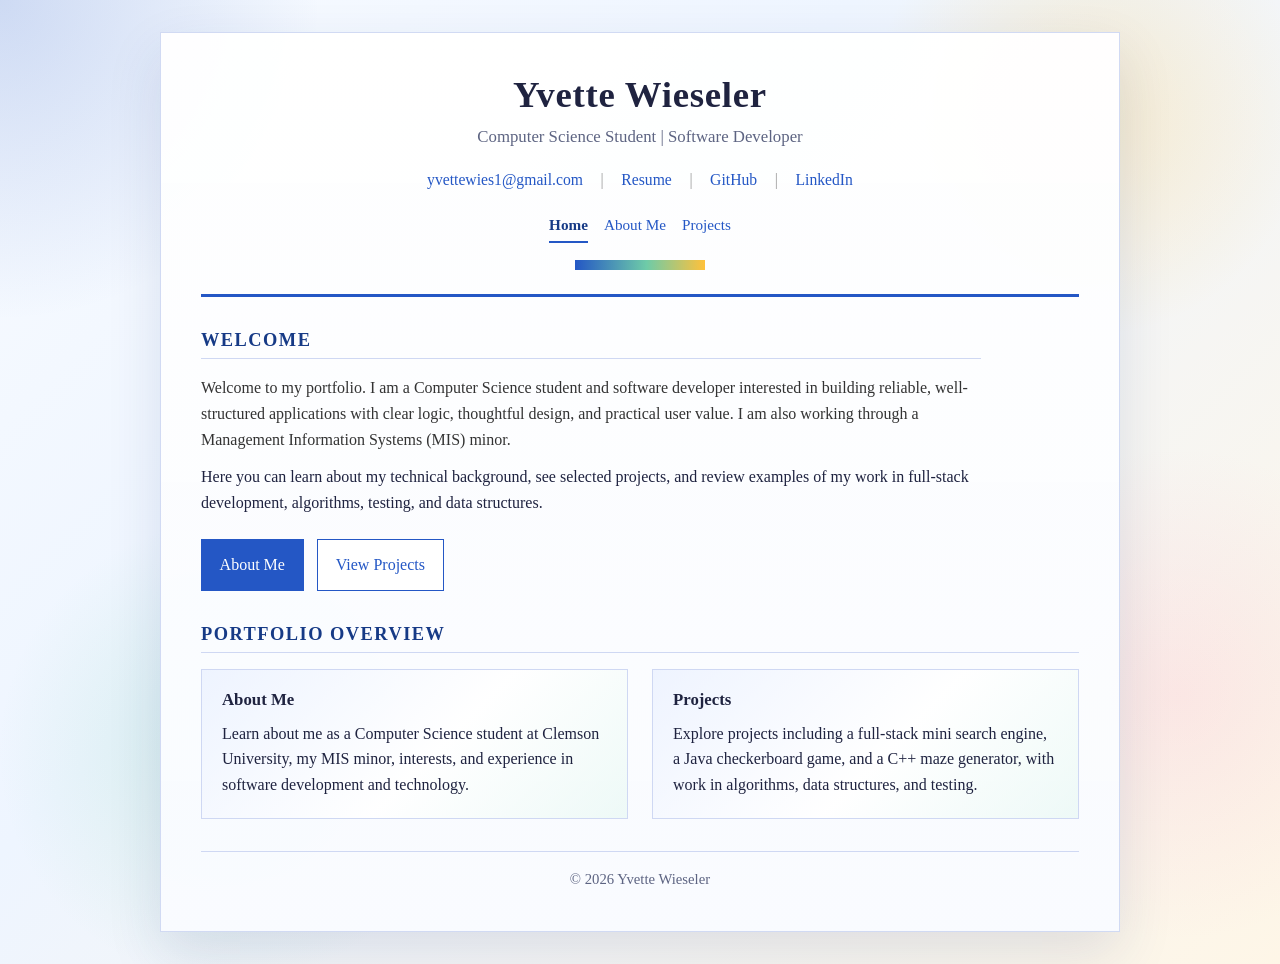
<file: index.html>
<!DOCTYPE html>
<html lang="en">
<head>
  <meta charset="UTF-8">
  <meta name="viewport" content="width=device-width, initial-scale=1">
  <title>Yvette Wieseler | Portfolio</title>
  <meta
    name="description"
    content="Portfolio homepage for Yvette Wieseler with dedicated About and Projects pages."
  >
  <link rel="stylesheet" href="assets/css/styles.css">
</head>
<body>
  <div class="page">
    <header>
      <h1>Yvette Wieseler</h1>
      <p class="subtitle">Computer Science Student | Software Developer</p>
      <div class="contact-line">
        <span><a href="mailto:yvettewies1@gmail.com">yvettewies1@gmail.com</a></span>
        <span><a href="assets/images/Resume%202026.pdf" target="_blank" rel="noreferrer">Resume</a></span>
        <span><a href="https://github.com/ywiesel" target="_blank" rel="noreferrer">GitHub</a></span>
        <span><a href="https://www.linkedin.com/in/yvette-wieseler-1a63712b4" target="_blank" rel="noreferrer">LinkedIn</a></span>
      </div>
      <nav aria-label="Primary">
        <a href="index.html" aria-current="page">Home</a>
        <a href="about.html">About Me</a>
        <a href="projects.html">Projects</a>
      </nav>
    </header>

    <main>
      <section class="intro-section">
        <h2>Welcome</h2>
        <p class="lead">
          Welcome to my portfolio. I am a Computer Science student and software developer
          interested in building reliable, well-structured applications with clear logic,
          thoughtful design, and practical user value. I am also working through a Management
          Information Systems (MIS) minor.
        </p>
        <p>
          Here you can learn about my technical background, see selected projects, and review
          examples of my work in full-stack development, algorithms, testing, and data structures.
        </p>
        <div class="button-row">
          <a class="button primary" href="about.html">About Me</a>
          <a class="button" href="projects.html">View Projects</a>
        </div>
      </section>

      <section>
        <h2>Portfolio Overview</h2>
        <div class="split-grid">
          <div class="panel">
            <h3>About Me</h3>
            <p>
              Learn about me as a Computer Science student at Clemson University, my MIS minor,
              interests, and experience in software development and technology.
            </p>
          </div>
          <div class="panel">
            <h3>Projects</h3>
            <p>
              Explore projects including a full-stack mini search engine, a Java checkerboard game,
              and a C++ maze generator, with work in algorithms, data structures, and testing.
            </p>
          </div>
        </div>
      </section>
    </main>

    <footer>
      © 2026 Yvette Wieseler
    </footer>
  </div>
</body>
</html>
</file>
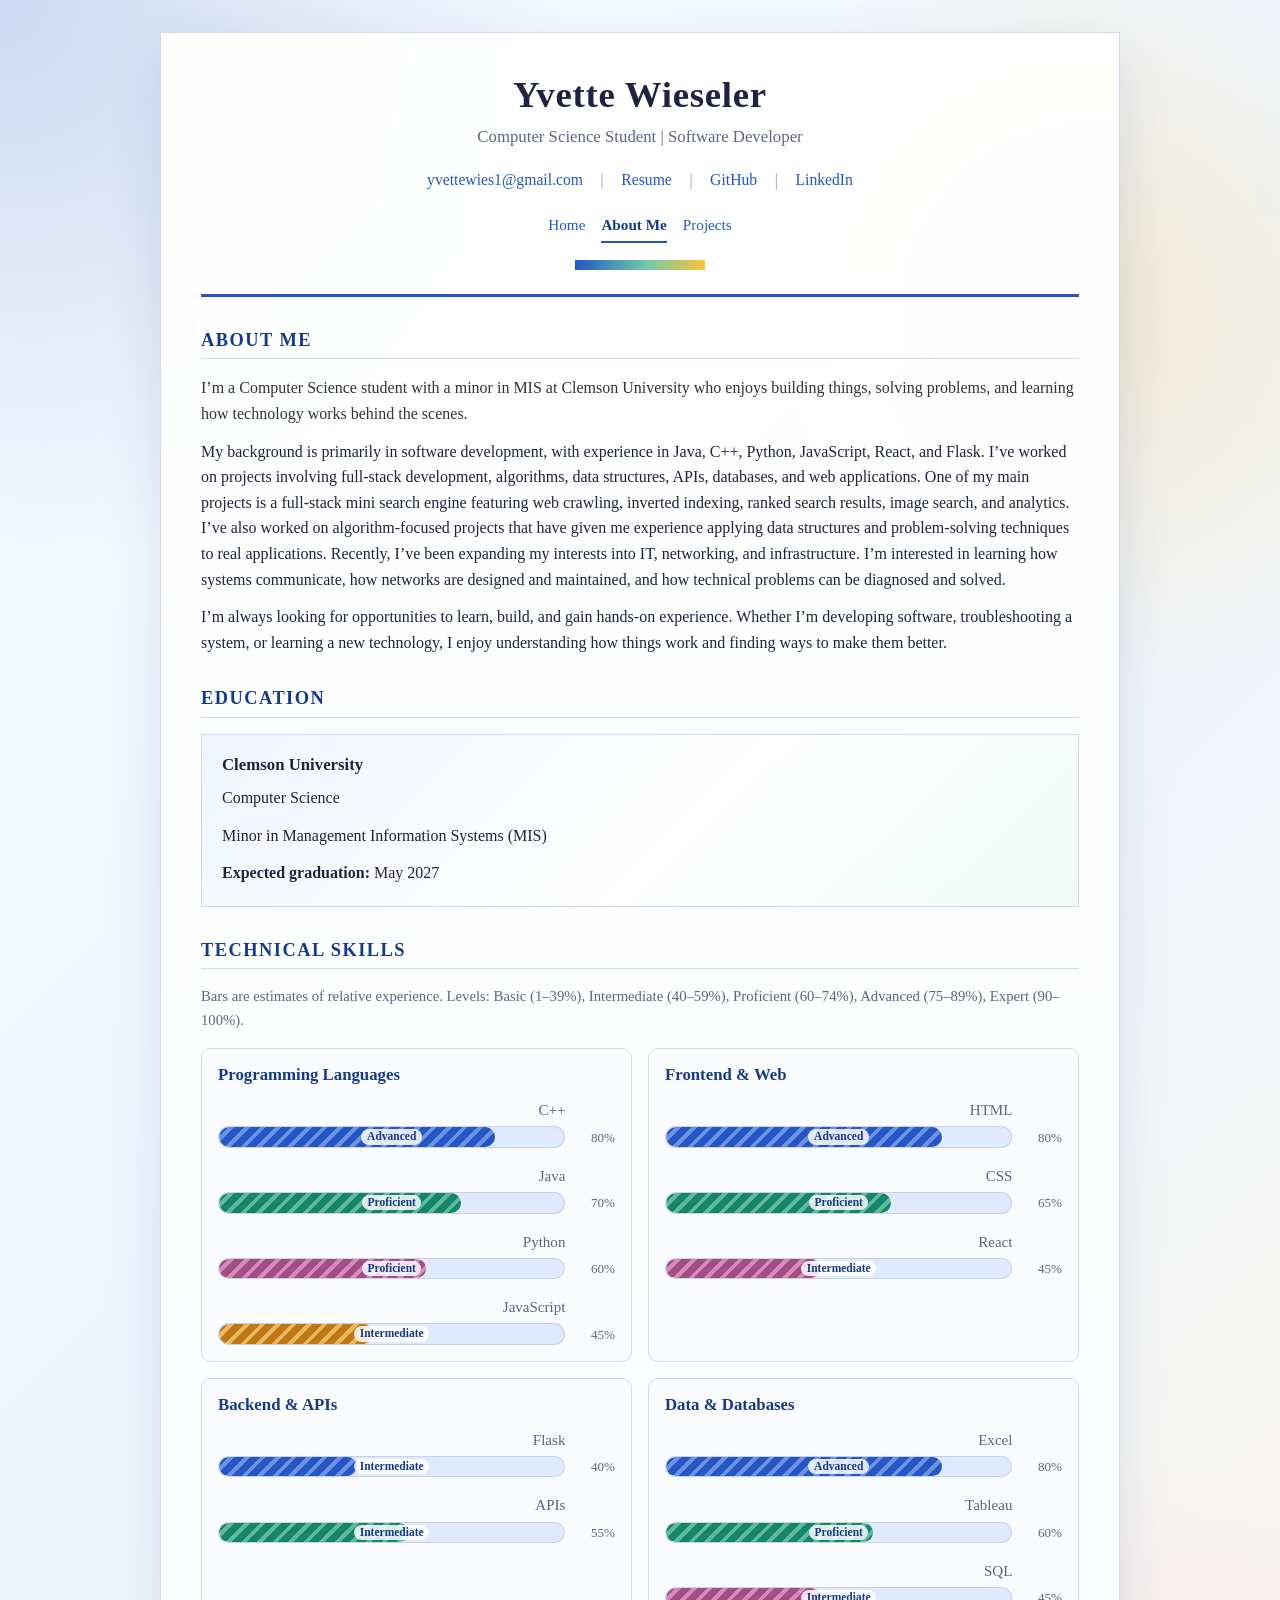
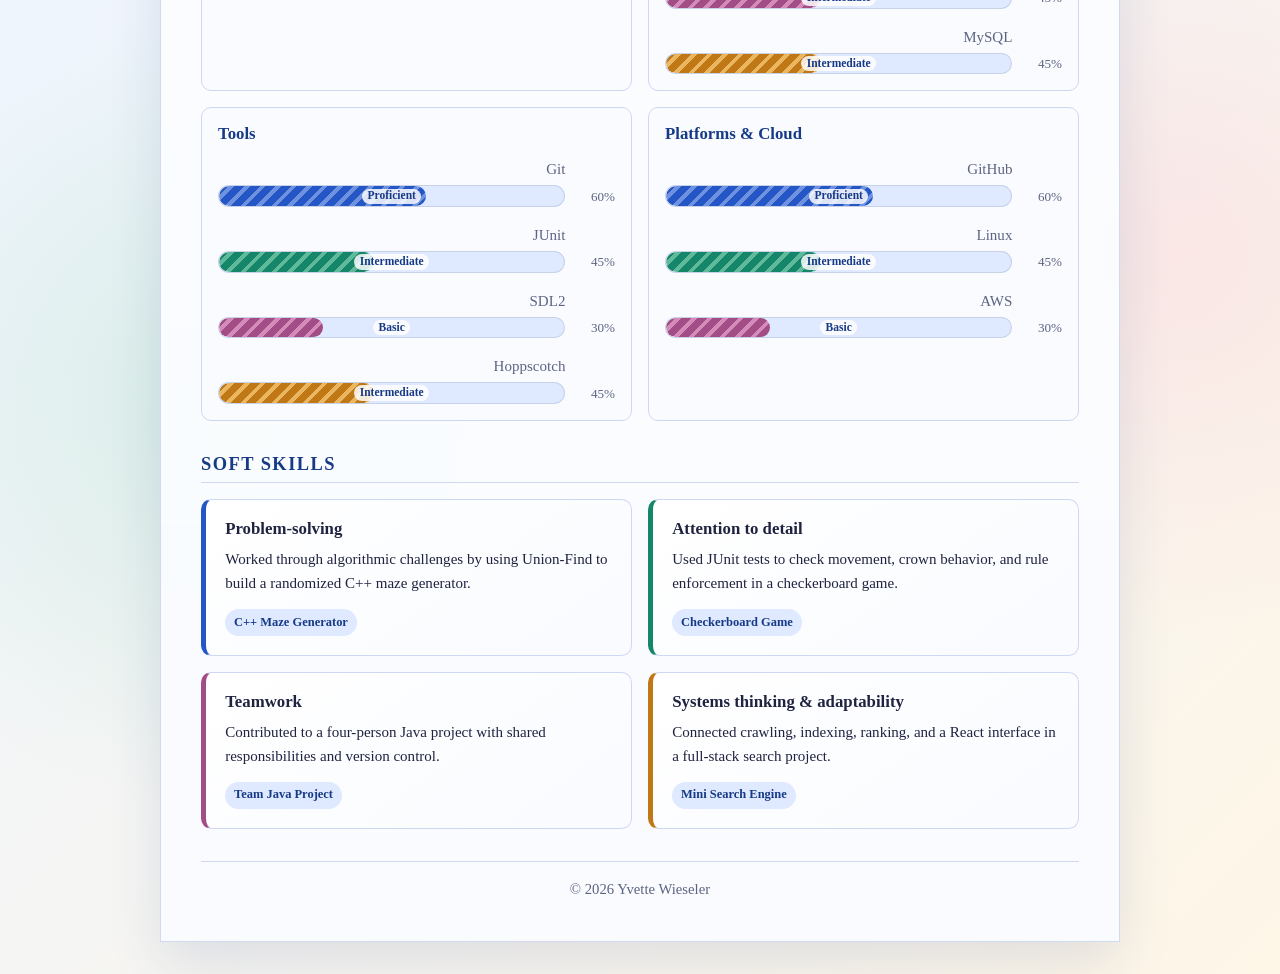
<file: about.html>
<!DOCTYPE html>
<html lang="en">
<head>
  <meta charset="UTF-8">
  <meta name="viewport" content="width=device-width, initial-scale=1">
  <title>About Me | Yvette Wieseler</title>
  <meta
    name="description"
    content="About Yvette Wieseler, a computer science student with experience in software development, testing, and design."
  >
  <link rel="stylesheet" href="assets/css/styles.css">
</head>
<body>
  <div class="page">
    <header>
      <h1>Yvette Wieseler</h1>
      <p class="subtitle">Computer Science Student | Software Developer</p>
      <div class="contact-line">
        <span><a href="mailto:yvettewies1@gmail.com">yvettewies1@gmail.com</a></span>
        <span><a href="assets/images/Resume%202026.pdf" target="_blank" rel="noreferrer">Resume</a></span>
        <span><a href="https://github.com/ywiesel" target="_blank" rel="noreferrer">GitHub</a></span>
        <span><a href="https://www.linkedin.com/in/yvette-wieseler-1a63712b4" target="_blank" rel="noreferrer">LinkedIn</a></span>
      </div>
      <nav aria-label="Primary">
        <a href="index.html">Home</a>
        <a href="about.html" aria-current="page">About Me</a>
        <a href="projects.html">Projects</a>
      </nav>
    </header>

    <main>
      <section>
        <h2>About Me</h2>
        <p class="lead">
          I’m a Computer Science student with a minor in MIS at Clemson University who enjoys building things,
          solving problems, and learning how technology works behind the scenes.
        </p>
        <p>
          My background is primarily in software development, with experience in Java, C++, Python, JavaScript, 
          React, and Flask. I’ve worked on projects involving full-stack development, algorithms, data structures, 
          APIs, databases, and web applications. One of my main projects is a full-stack mini search engine featuring 
          web crawling, inverted indexing, ranked search results, image search, and analytics. I’ve also worked on 
          algorithm-focused projects that have given me experience applying data structures and problem-solving techniques 
          to real applications. Recently, I’ve been expanding my interests into IT, networking, and infrastructure. 
          I’m interested in learning how systems communicate, how networks are designed and maintained, and how technical 
          problems can be diagnosed and solved.
        </p>
        <p>
          I’m always looking for opportunities to learn, build, and gain hands-on experience. Whether I’m developing software, 
          troubleshooting a system, or learning a new technology, I enjoy understanding how things work and finding ways to make 
          them better.
        </p>
      </section>

      <section>
        <h2>Education</h2>
        <div class="panel">
          <h3>Clemson University</h3>
          <p>Computer Science</p>
          <p>Minor in Management Information Systems (MIS)</p>
          <p><span class="label">Expected graduation:</span> May 2027</p>
        </div>
      </section>

      <section>
        <h2>Technical Skills</h2>
        <p class="skills-note">Bars are estimates of relative experience. Levels: Basic (1–39%), Intermediate (40–59%), Proficient (60–74%), Advanced (75–89%), Expert (90–100%).</p>
        <div class="skills-grid">
          <div class="skill-group">
            <h3>Programming Languages</h3>
            <ul class="skill-list">
              <li><span class="skill-name">C++</span><div class="skill-meter" role="progressbar" aria-label="C++" aria-valuemin="0" aria-valuemax="100" aria-valuenow="80" aria-valuetext="80%, Advanced" style="--skill-value: 80%"><span class="skill-meter-fill"></span></div><span class="skill-percent">80%</span><span class="skill-level">Advanced</span></li>
              <li><span class="skill-name">Java</span><div class="skill-meter" role="progressbar" aria-label="Java" aria-valuemin="0" aria-valuemax="100" aria-valuenow="70" aria-valuetext="70%, Proficient" style="--skill-value: 70%"><span class="skill-meter-fill"></span></div><span class="skill-percent">70%</span><span class="skill-level">Proficient</span></li>
              <li><span class="skill-name">Python</span><div class="skill-meter" role="progressbar" aria-label="Python" aria-valuemin="0" aria-valuemax="100" aria-valuenow="60" aria-valuetext="60%, Proficient" style="--skill-value: 60%"><span class="skill-meter-fill"></span></div><span class="skill-percent">60%</span><span class="skill-level">Proficient</span></li>
              <li><span class="skill-name">JavaScript</span><div class="skill-meter" role="progressbar" aria-label="JavaScript" aria-valuemin="0" aria-valuemax="100" aria-valuenow="45" aria-valuetext="45%, Intermediate" style="--skill-value: 45%"><span class="skill-meter-fill"></span></div><span class="skill-percent">45%</span><span class="skill-level">Intermediate</span></li>
            </ul>
          </div>
          <div class="skill-group">
            <h3>Frontend &amp; Web</h3>
            <ul class="skill-list">
              <li><span class="skill-name">HTML</span><div class="skill-meter" role="progressbar" aria-label="HTML" aria-valuemin="0" aria-valuemax="100" aria-valuenow="80" aria-valuetext="80%, Advanced" style="--skill-value: 80%"><span class="skill-meter-fill"></span></div><span class="skill-percent">80%</span><span class="skill-level">Advanced</span></li>
              <li><span class="skill-name">CSS</span><div class="skill-meter" role="progressbar" aria-label="CSS" aria-valuemin="0" aria-valuemax="100" aria-valuenow="65" aria-valuetext="65%, Proficient" style="--skill-value: 65%"><span class="skill-meter-fill"></span></div><span class="skill-percent">65%</span><span class="skill-level">Proficient</span></li>
              <li><span class="skill-name">React</span><div class="skill-meter" role="progressbar" aria-label="React" aria-valuemin="0" aria-valuemax="100" aria-valuenow="45" aria-valuetext="45%, Intermediate" style="--skill-value: 45%"><span class="skill-meter-fill"></span></div><span class="skill-percent">45%</span><span class="skill-level">Intermediate</span></li>
            </ul>
          </div>
          <div class="skill-group">
            <h3>Backend &amp; APIs</h3>
            <ul class="skill-list">
              <li><span class="skill-name">Flask</span><div class="skill-meter" role="progressbar" aria-label="Flask" aria-valuemin="0" aria-valuemax="100" aria-valuenow="40" aria-valuetext="40%, Intermediate" style="--skill-value: 40%"><span class="skill-meter-fill"></span></div><span class="skill-percent">40%</span><span class="skill-level">Intermediate</span></li>
              <li><span class="skill-name">APIs</span><div class="skill-meter" role="progressbar" aria-label="APIs" aria-valuemin="0" aria-valuemax="100" aria-valuenow="55" aria-valuetext="55%, Intermediate" style="--skill-value: 55%"><span class="skill-meter-fill"></span></div><span class="skill-percent">55%</span><span class="skill-level">Intermediate</span></li>
            </ul>
          </div>
          <div class="skill-group">
            <h3>Data &amp; Databases</h3>
            <ul class="skill-list">
              <li><span class="skill-name">Excel</span><div class="skill-meter" role="progressbar" aria-label="Excel" aria-valuemin="0" aria-valuemax="100" aria-valuenow="80" aria-valuetext="80%, Advanced" style="--skill-value: 80%"><span class="skill-meter-fill"></span></div><span class="skill-percent">80%</span><span class="skill-level">Advanced</span></li>
              <li><span class="skill-name">Tableau</span><div class="skill-meter" role="progressbar" aria-label="Tableau" aria-valuemin="0" aria-valuemax="100" aria-valuenow="60" aria-valuetext="60%, Proficient" style="--skill-value: 60%"><span class="skill-meter-fill"></span></div><span class="skill-percent">60%</span><span class="skill-level">Proficient</span></li>
              <li><span class="skill-name">SQL</span><div class="skill-meter" role="progressbar" aria-label="SQL" aria-valuemin="0" aria-valuemax="100" aria-valuenow="45" aria-valuetext="45%, Intermediate" style="--skill-value: 45%"><span class="skill-meter-fill"></span></div><span class="skill-percent">45%</span><span class="skill-level">Intermediate</span></li>
              <li><span class="skill-name">MySQL</span><div class="skill-meter" role="progressbar" aria-label="MySQL" aria-valuemin="0" aria-valuemax="100" aria-valuenow="45" aria-valuetext="45%, Intermediate" style="--skill-value: 45%"><span class="skill-meter-fill"></span></div><span class="skill-percent">45%</span><span class="skill-level">Intermediate</span></li>
            </ul>
          </div>
          <div class="skill-group">
            <h3>Tools</h3>
            <ul class="skill-list">
              <li><span class="skill-name">Git</span><div class="skill-meter" role="progressbar" aria-label="Git" aria-valuemin="0" aria-valuemax="100" aria-valuenow="60" aria-valuetext="60%, Proficient" style="--skill-value: 60%"><span class="skill-meter-fill"></span></div><span class="skill-percent">60%</span><span class="skill-level">Proficient</span></li>
              <li><span class="skill-name">JUnit</span><div class="skill-meter" role="progressbar" aria-label="JUnit" aria-valuemin="0" aria-valuemax="100" aria-valuenow="45" aria-valuetext="45%, Intermediate" style="--skill-value: 45%"><span class="skill-meter-fill"></span></div><span class="skill-percent">45%</span><span class="skill-level">Intermediate</span></li>
              <li><span class="skill-name">SDL2</span><div class="skill-meter" role="progressbar" aria-label="SDL2" aria-valuemin="0" aria-valuemax="100" aria-valuenow="30" aria-valuetext="30%, Basic" style="--skill-value: 30%"><span class="skill-meter-fill"></span></div><span class="skill-percent">30%</span><span class="skill-level">Basic</span></li>
              <li><span class="skill-name">Hoppscotch</span><div class="skill-meter" role="progressbar" aria-label="Hoppscotch" aria-valuemin="0" aria-valuemax="100" aria-valuenow="45" aria-valuetext="45%, Intermediate" style="--skill-value: 45%"><span class="skill-meter-fill"></span></div><span class="skill-percent">45%</span><span class="skill-level">Intermediate</span></li>
            </ul>
          </div>
          <div class="skill-group">
            <h3>Platforms &amp; Cloud</h3>
            <ul class="skill-list">
              <li><span class="skill-name">GitHub</span><div class="skill-meter" role="progressbar" aria-label="GitHub" aria-valuemin="0" aria-valuemax="100" aria-valuenow="60" aria-valuetext="60%, Proficient" style="--skill-value: 60%"><span class="skill-meter-fill"></span></div><span class="skill-percent">60%</span><span class="skill-level">Proficient</span></li>
              <li><span class="skill-name">Linux</span><div class="skill-meter" role="progressbar" aria-label="Linux" aria-valuemin="0" aria-valuemax="100" aria-valuenow="45" aria-valuetext="45%, Intermediate" style="--skill-value: 45%"><span class="skill-meter-fill"></span></div><span class="skill-percent">45%</span><span class="skill-level">Intermediate</span></li>
              <li><span class="skill-name">AWS</span><div class="skill-meter" role="progressbar" aria-label="AWS" aria-valuemin="0" aria-valuemax="100" aria-valuenow="30" aria-valuetext="30%, Basic" style="--skill-value: 30%"><span class="skill-meter-fill"></span></div><span class="skill-percent">30%</span><span class="skill-level">Basic</span></li>
            </ul>
          </div>
        </div>
      </section>

      <section>
        <h2>Soft Skills</h2>
        <div class="strengths-grid">
          <article class="strength-card">
            <div><h3>Problem-solving</h3><p>Worked through algorithmic challenges by using Union-Find to build a randomized C++ maze generator.</p><span class="strength-proof">C++ Maze Generator</span></div>
          </article>
          <article class="strength-card">
            <div><h3>Attention to detail</h3><p>Used JUnit tests to check movement, crown behavior, and rule enforcement in a checkerboard game.</p><span class="strength-proof">Checkerboard Game</span></div>
          </article>
          <article class="strength-card">
            <div><h3>Teamwork</h3><p>Contributed to a four-person Java project with shared responsibilities and version control.</p><span class="strength-proof">Team Java Project</span></div>
          </article>
          <article class="strength-card">
            <div><h3>Systems thinking &amp; adaptability</h3><p>Connected crawling, indexing, ranking, and a React interface in a full-stack search project.</p><span class="strength-proof">Mini Search Engine</span></div>
          </article>
        </div>
      </section>
    </main>

    <footer>
      © 2026 Yvette Wieseler
    </footer>
  </div>
</body>
</html>
</file>
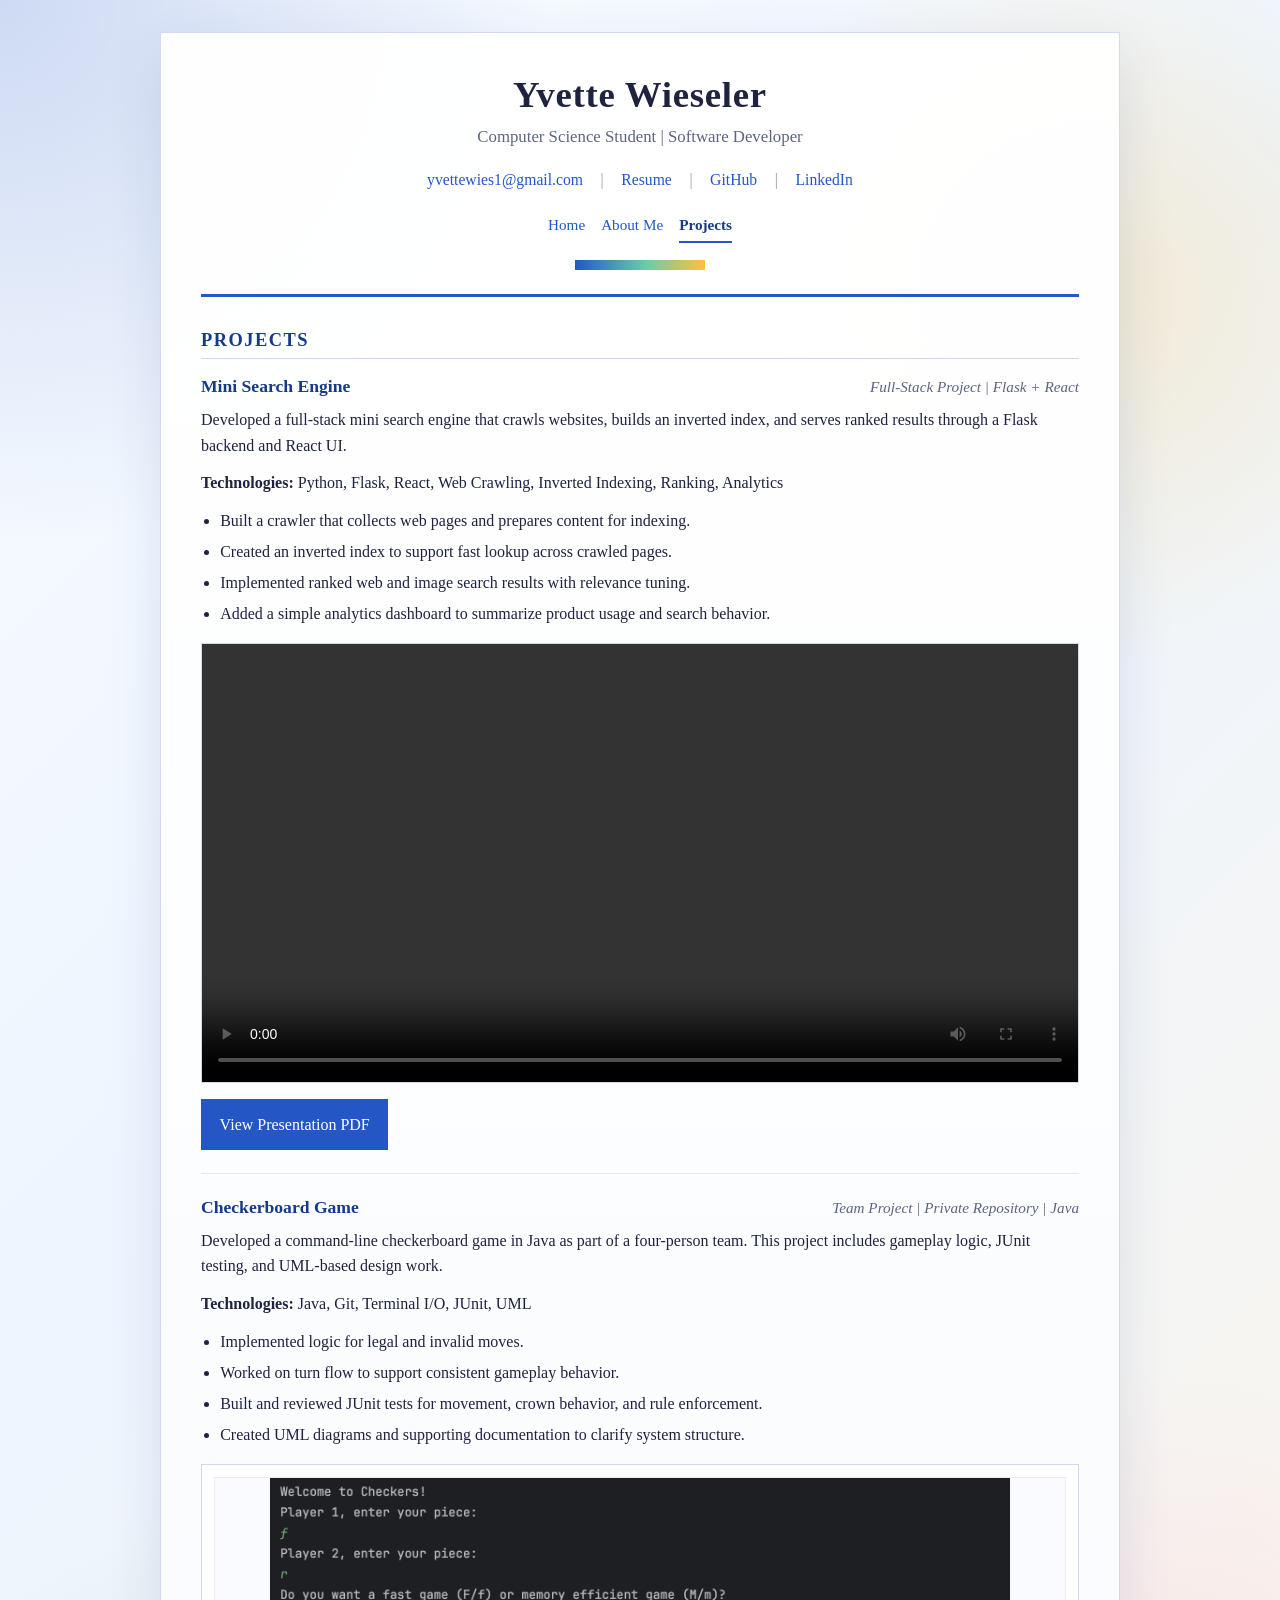
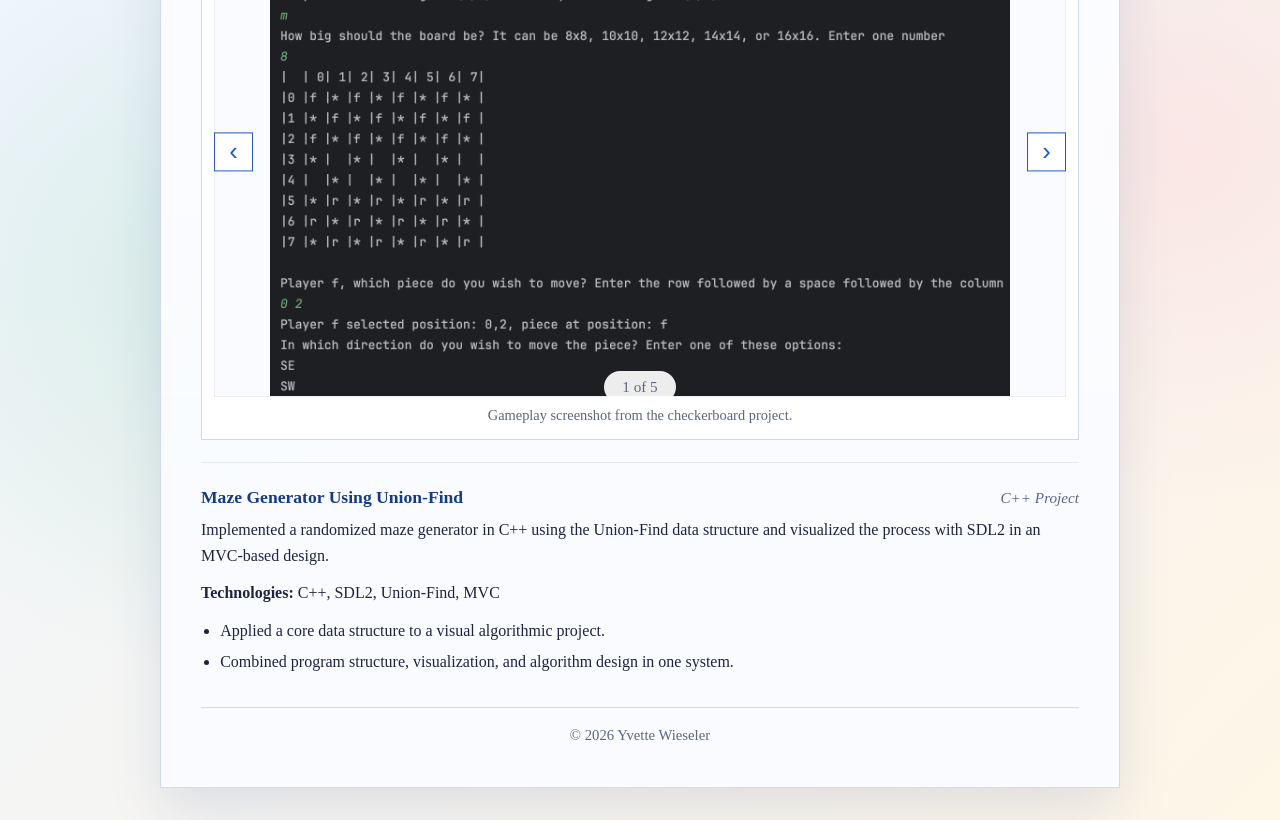
<file: projects.html>
<!DOCTYPE html>
<html lang="en">
<head>
  <meta charset="UTF-8">
  <meta name="viewport" content="width=device-width, initial-scale=1">
  <title>Projects | Yvette Wieseler</title>
  <meta
    name="description"
    content="Projects by Yvette Wieseler, including a mini search engine, Java checkerboard game, and C++ maze generator."
  >
  <link rel="stylesheet" href="assets/css/styles.css">
</head>
<body>
  <div class="page">
    <header>
      <h1>Yvette Wieseler</h1>
      <p class="subtitle">Computer Science Student | Software Developer</p>
      <div class="contact-line">
        <span><a href="mailto:yvettewies1@gmail.com">yvettewies1@gmail.com</a></span>
        <span><a href="assets/images/Resume%202026.pdf" target="_blank" rel="noreferrer">Resume</a></span>
        <span><a href="https://github.com/ywiesel" target="_blank" rel="noreferrer">GitHub</a></span>
        <span><a href="https://www.linkedin.com/in/yvette-wieseler-1a63712b4" target="_blank" rel="noreferrer">LinkedIn</a></span>
      </div>
      <nav aria-label="Primary">
        <a href="index.html">Home</a>
        <a href="about.html">About Me</a>
        <a href="projects.html" aria-current="page">Projects</a>
      </nav>
    </header>

    <main>
      <section>
        <h2>Projects</h2>

        <article class="project">
          <div class="project-header">
            <h3 class="project-title">Mini Search Engine</h3>
            <div class="project-type">Full-Stack Project | Flask + React</div>
          </div>
          <p>
            Developed a full-stack mini search engine that crawls websites, builds an inverted
            index, and serves ranked results through a Flask backend and React UI.
          </p>
          <p><span class="label">Technologies:</span> Python, Flask, React, Web Crawling, Inverted Indexing, Ranking, Analytics</p>
          <ul>
            <li>Built a crawler that collects web pages and prepares content for indexing.</li>
            <li>Created an inverted index to support fast lookup across crawled pages.</li>
            <li>Implemented ranked web and image search results with relevance tuning.</li>
            <li>Added a simple analytics dashboard to summarize product usage and search behavior.</li>
          </ul>
          <div class="project-video">
            <video controls preload="metadata">
              <source src="assets/images/Mini%20search%20engine%20demo.mp4" type="video/mp4">
              Your browser does not support the video tag.
            </video>
          </div>
          <div class="project-actions" aria-label="Mini search engine project links">
            <a class="button primary" href="assets/presentations/Forge%20Mini-search%20engine%20S26.pdf" target="_blank" rel="noreferrer">
              View Presentation PDF
            </a>
          </div>
        </article>

        <article class="project">
          <div class="project-header">
            <h3 class="project-title">Checkerboard Game</h3>
            <div class="project-type">Team Project | Private Repository | Java</div>
          </div>
          <p>
            Developed a command-line checkerboard game in Java as part of a four-person team.
            This project includes gameplay logic, JUnit testing, and UML-based design work.
          </p>
          <p><span class="label">Technologies:</span> Java, Git, Terminal I/O, JUnit, UML</p>
          <ul>
            <li>Implemented logic for legal and invalid moves.</li>
            <li>Worked on turn flow to support consistent gameplay behavior.</li>
            <li>Built and reviewed JUnit tests for movement, crown behavior, and rule enforcement.</li>
            <li>Created UML diagrams and supporting documentation to clarify system structure.</li>
          </ul>
          <div class="project-slideshow" data-slideshow>
            <div class="slideshow-frame">
              <figure class="slide is-active">
                <img src="assets/images/checkersPhoto.png" alt="Checkerboard game screenshot showing the board in play">
                <figcaption>Gameplay screenshot from the checkerboard project.</figcaption>
              </figure>
              <figure class="slide">
                <img src="assets/images/junit2.png" alt="JUnit test screenshot from the checkerboard project">
                <figcaption>JUnit testing used to verify rule-heavy game behavior.</figcaption>
              </figure>
              <figure class="slide">
                <img src="assets/images/junit3.png" alt="Additional JUnit test screenshot from the checkerboard project">
                <figcaption>More test coverage for important gameplay logic.</figcaption>
              </figure>
              <figure class="slide">
                <img src="assets/images/junit4.png" alt="JUnit test screenshot for checkerboard game directions">
                <figcaption>Test cases covering direction and movement rules.</figcaption>
              </figure>
              <figure class="slide">
                <img src="assets/images/UMLs.drawio.png" alt="UML diagram for the checkerboard game design">
                <figcaption>UML diagram used to plan and explain the checkerboard system design.</figcaption>
              </figure>
              <div class="slideshow-controls" aria-label="Checkerboard image slideshow controls">
                <button class="slide-button" type="button" data-slide-previous aria-label="Previous image">‹</button>
                <button class="slide-button" type="button" data-slide-next aria-label="Next image">›</button>
              </div>
              <div class="slide-counter" data-slide-counter aria-live="polite">1 of 5</div>
            </div>
          </div>
        </article>

        <article class="project">
          <div class="project-header">
            <h3 class="project-title">Maze Generator Using Union-Find</h3>
            <div class="project-type">C++ Project</div>
          </div>
          <p>
            Implemented a randomized maze generator in C++ using the Union-Find data structure
            and visualized the process with SDL2 in an MVC-based design.
          </p>
          <p><span class="label">Technologies:</span> C++, SDL2, Union-Find, MVC</p>
          <ul>
            <li>Applied a core data structure to a visual algorithmic project.</li>
            <li>Combined program structure, visualization, and algorithm design in one system.</li>
          </ul>
        </article>

      </section>
    </main>

    <footer>
      © 2026 Yvette Wieseler
    </footer>
  </div>
  <script src="assets/js/project-gallery.js"></script>
</body>
</html>
</file>
<file: assets/css/styles.css>
:root {
  --bg: #edf5ff;
  --surface: #ffffff;
  --surface-soft: #f9fbff;
  --text: #1f2340;
  --muted: #5d6482;
  --border: #cfd8f3;
  --accent: #2457c5;
  --accent-strong: #163a86;
  --accent-soft: #dfe9ff;
  --mint: #dff7ee;
  --rose: #ffe2ea;
  --max-width: 960px;
}

* {
  box-sizing: border-box;
}

html {
  scroll-behavior: smooth;
}

body {
  margin: 0;
  background:
    radial-gradient(circle at top left, rgba(36, 87, 197, 0.2), transparent 20%),
    radial-gradient(circle at 85% 12%, rgba(255, 193, 59, 0.22), transparent 16%),
    radial-gradient(circle at 18% 78%, rgba(110, 203, 168, 0.2), transparent 18%),
    radial-gradient(circle at 92% 72%, rgba(255, 150, 180, 0.16), transparent 18%),
    linear-gradient(135deg, #f8fbff 0%, #eef5ff 38%, #fef6e7 100%);
  color: var(--text);
  font-family: Georgia, "Times New Roman", serif;
  line-height: 1.6;
}

a {
  color: var(--accent);
  text-decoration: none;
}

a:hover {
  color: var(--accent-strong);
  text-decoration: underline;
}

.page {
  width: min(calc(100% - 2rem), var(--max-width));
  margin: 2rem auto;
  background:
    linear-gradient(180deg, rgba(255, 255, 255, 0.97) 0%, rgba(249, 251, 255, 0.98) 100%);
  border: 1px solid rgba(207, 216, 243, 0.95);
  padding: 2.5rem;
  box-shadow: 0 22px 52px rgba(30, 55, 120, 0.12);
}

header {
  border-bottom: 3px solid var(--accent);
  padding-bottom: 1.5rem;
  margin-bottom: 2rem;
  position: relative;
  text-align: center;
}

header::after {
  content: "";
  display: block;
  width: 130px;
  height: 10px;
  margin: 1.1rem auto 0;
  background: linear-gradient(90deg, var(--accent) 0%, #6ecba8 55%, #ffc13b 100%);
}

h1,
h2,
h3 {
  margin: 0;
  font-weight: 700;
  line-height: 1.2;
}

h1 {
  font-size: 2.3rem;
  letter-spacing: 0.02em;
}

.subtitle {
  margin: 0.45rem 0 0;
  color: var(--muted);
  font-size: 1.05rem;
}

.contact-line {
  margin-top: 1rem;
  display: flex;
  flex-wrap: wrap;
  justify-content: center;
  gap: 0.65rem 1.1rem;
  color: var(--muted);
  font-size: 0.98rem;
}

.contact-line span::after {
  content: "|";
  margin-left: 1.1rem;
  color: #9a9a9a;
}

.contact-line span:last-child::after {
  content: "";
  margin: 0;
}

nav {
  margin-top: 1.1rem;
  display: flex;
  flex-wrap: wrap;
  justify-content: center;
  gap: 1rem;
  font-size: 0.95rem;
}

nav a {
  padding: 0.2rem 0;
  border-bottom: 2px solid transparent;
}

nav a:hover {
  border-bottom-color: var(--accent);
  text-decoration: none;
}

nav a[aria-current="page"] {
  color: var(--accent-strong);
  border-bottom-color: var(--accent);
  font-weight: 700;
}

section + section {
  margin-top: 2rem;
}

h2 {
  font-size: 1.15rem;
  text-transform: uppercase;
  letter-spacing: 0.08em;
  border-bottom: 1px solid var(--border);
  padding-bottom: 0.45rem;
  margin-bottom: 1rem;
  color: var(--accent-strong);
}

p {
  margin: 0;
}

p + p {
  margin-top: 0.75rem;
}

.lead {
  color: #333;
}

.intro-section {
  max-width: 780px;
}

.split-grid {
  display: grid;
  grid-template-columns: repeat(2, minmax(0, 1fr));
  gap: 1.5rem;
}

.panel {
  border: 1px solid var(--border);
  padding: 1.25rem;
  background:
    linear-gradient(135deg, rgba(223, 233, 255, 0.45) 0%, rgba(255, 255, 255, 0.95) 55%, rgba(223, 247, 238, 0.45) 100%);
}

.panel h3 {
  font-size: 1.05rem;
  margin-bottom: 0.65rem;
}

.button-row {
  display: flex;
  flex-wrap: wrap;
  gap: 0.85rem;
  margin-top: 1.5rem;
}

.button {
  display: inline-block;
  padding: 0.75rem 1.1rem;
  border: 1px solid var(--accent);
  color: var(--accent);
  background: #ffffff;
}

.button.primary {
  background: var(--accent);
  color: #fff;
}

.project-actions {
  display: flex;
  flex-wrap: wrap;
  gap: 0.85rem;
  margin-top: 1rem;
}

.project-video {
  margin-top: 1rem;
}

.project-video video {
  display: block;
  width: 100%;
  max-height: min(62vh, 520px);
  background: var(--surface-soft);
  border: 1px solid var(--border);
}

.skills-grid {
  display: grid;
  grid-template-columns: repeat(2, minmax(0, 1fr));
  gap: 1rem;
}

.skills-note {
  margin: 0 0 1rem;
  color: var(--muted);
  font-size: 0.92rem;
}

.skill-group {
  padding: 1rem;
  border: 1px solid var(--border);
  border-radius: 10px;
  background: var(--surface-soft);
}

.skill-group h3 {
  margin-bottom: 0.8rem;
  color: var(--accent-strong);
  font-size: 1.05rem;
}

.skill-list {
  display: grid;
  gap: 0.65rem;
  margin: 0;
  padding: 0;
  list-style: none;
}

.skill-list li {
  display: grid;
  grid-template-columns: minmax(0, 1fr) 2.5rem;
  grid-template-rows: auto auto;
  align-items: center;
  gap: 0.25rem 0.6rem;
}

.skill-list .skill-name {
  grid-column: 1;
  grid-row: 1;
  font-size: 0.94rem;
}

.skill-list li > span {
  color: var(--muted);
  font-size: 0.82rem;
  font-variant-numeric: tabular-nums;
  text-align: right;
}

.skill-meter {
  position: relative;
  grid-column: 1;
  grid-row: 2;
  width: 100%;
  min-width: 0;
  height: 1.35rem;
  border-radius: 999px;
  overflow: hidden;
  background: var(--accent-soft);
}

.skill-meter-fill {
  position: absolute;
  inset: 0 auto 0 0;
  width: var(--skill-value);
  border-radius: 999px;
  background: repeating-linear-gradient(135deg, var(--bar-color) 0 7px, var(--bar-highlight) 7px 11px);
}

.skill-list li > .skill-level {
  grid-column: 1;
  grid-row: 2;
  z-index: 1;
  justify-self: center;
  padding: 0.12rem 0.35rem;
  border-radius: 999px;
  background: rgba(255, 255, 255, 0.84);
  color: var(--accent-strong);
  font-size: 0.72rem;
  font-variant-numeric: normal;
  font-weight: 700;
  line-height: 1;
  text-align: center;
  white-space: nowrap;
}

.skill-list .skill-percent {
  grid-column: 2;
  grid-row: 2;
  font-size: 0.82rem;
}

.skill-list .skill-meter {
  border: 1px solid rgba(31, 35, 64, 0.12);
}

.skill-list li:nth-child(4n + 1) {
  --bar-color: #2457c5;
  --bar-highlight: #6e91e0;
}

.skill-list li:nth-child(4n + 2) {
  --bar-color: #16866a;
  --bar-highlight: #61b99c;
}

.skill-list li:nth-child(4n + 3) {
  --bar-color: #a24d86;
  --bar-highlight: #d58bb9;
}

.skill-list li:nth-child(4n) {
  --bar-color: #c07816;
  --bar-highlight: #eab65f;
}

.strengths-grid {
  display: grid;
  grid-template-columns: repeat(2, minmax(0, 1fr));
  gap: 1rem;
}

.strength-card {
  display: grid;
  grid-template-columns: minmax(0, 1fr);
  gap: 0.8rem;
  padding: 1.2rem;
  border: 1px solid var(--border);
  border-left: 5px solid var(--strength-accent, var(--accent));
  border-radius: 0.65rem;
  background: linear-gradient(145deg, #fff, var(--surface-soft));
}

.strength-card:nth-child(2) {
  --strength-accent: #16866a;
}

.strength-card:nth-child(3) {
  --strength-accent: #a24d86;
}

.strength-card:nth-child(4) {
  --strength-accent: #c07816;
}

.strength-card h3 {
  margin: 0 0 0.45rem;
  font-size: 1.05rem;
}

.strength-card p {
  margin: 0 0 0.8rem;
  font-size: 0.94rem;
}

.strength-proof {
  display: inline-block;
  padding: 0.2rem 0.55rem;
  border-radius: 999px;
  background: var(--accent-soft);
  color: var(--accent-strong);
  font-size: 0.78rem;
  font-weight: 700;
}

.project {
  padding: 0 0 1.4rem;
  margin-bottom: 1.4rem;
  border-bottom: 1px solid #e7e7e7;
}

.project:last-child {
  margin-bottom: 0;
  padding-bottom: 0;
  border-bottom: 0;
}

.project-header {
  display: flex;
  justify-content: space-between;
  gap: 1rem;
  align-items: baseline;
  margin-bottom: 0.45rem;
  flex-wrap: wrap;
}

.project-title {
  font-size: 1.1rem;
  color: var(--accent-strong);
}

.project-type {
  color: var(--muted);
  font-size: 0.95rem;
  font-style: italic;
}

.label {
  font-weight: 700;
}

ul {
  margin: 0.75rem 0 0;
  padding-left: 1.2rem;
}

li + li {
  margin-top: 0.35rem;
}

.project-slideshow {
  margin-top: 1rem;
}

.slideshow-frame {
  position: relative;
  border: 1px solid var(--border);
  background: #fff;
  padding: 0.75rem;
}

.slide {
  display: none;
  margin: 0;
}

.slide.is-active {
  display: block;
}

.slide img {
  width: 100%;
  height: min(62vh, 520px);
  object-fit: contain;
  background: var(--surface-soft);
  border: 1px solid #ececec;
  display: block;
}

.slide figcaption {
  margin-top: 0.45rem;
  color: var(--muted);
  font-size: 0.9rem;
  text-align: center;
}

.slideshow-controls {
  position: absolute;
  inset: 50% 0.75rem auto;
  display: flex;
  align-items: center;
  justify-content: space-between;
  transform: translateY(-50%);
  pointer-events: none;
}

.slide-button {
  pointer-events: auto;
  width: 2.45rem;
  height: 2.45rem;
  border: 1px solid var(--accent);
  background: #fff;
  color: var(--accent);
  font-size: 1.6rem;
  line-height: 1;
  cursor: pointer;
}

.slide-button:hover,
.slide-button:focus {
  background: var(--accent);
  color: #fff;
}

.slide-counter {
  position: absolute;
  left: 50%;
  bottom: 2.25rem;
  transform: translateX(-50%);
  min-width: 4.5rem;
  padding: 0.25rem 0.55rem;
  border-radius: 999px;
  background: rgba(255, 255, 255, 0.92);
  color: var(--muted);
  font-size: 0.95rem;
  text-align: center;
}


.project-note,
.placeholder {
  margin-top: 0.8rem;
  color: var(--muted);
  font-style: italic;
}

footer {
  margin-top: 2rem;
  padding-top: 1rem;
  border-top: 1px solid var(--border);
  color: var(--muted);
  font-size: 0.92rem;
  text-align: center;
}

@media (max-width: 700px) {
  .page {
    margin: 0;
    width: 100%;
    border-left: 0;
    border-right: 0;
    padding: 1.5rem;
  }

  h1 {
    font-size: 1.9rem;
  }

  .contact-line {
    flex-direction: column;
    align-items: center;
    gap: 0.35rem;
  }

  .contact-line span::after {
    content: "";
    margin: 0;
  }

  .split-grid {
    grid-template-columns: 1fr;
  }

  .strengths-grid {
    grid-template-columns: 1fr;
  }

  .skills-grid {
    grid-template-columns: 1fr;
  }

  .slide img {
    height: min(56vh, 380px);
  }

}
</file>
